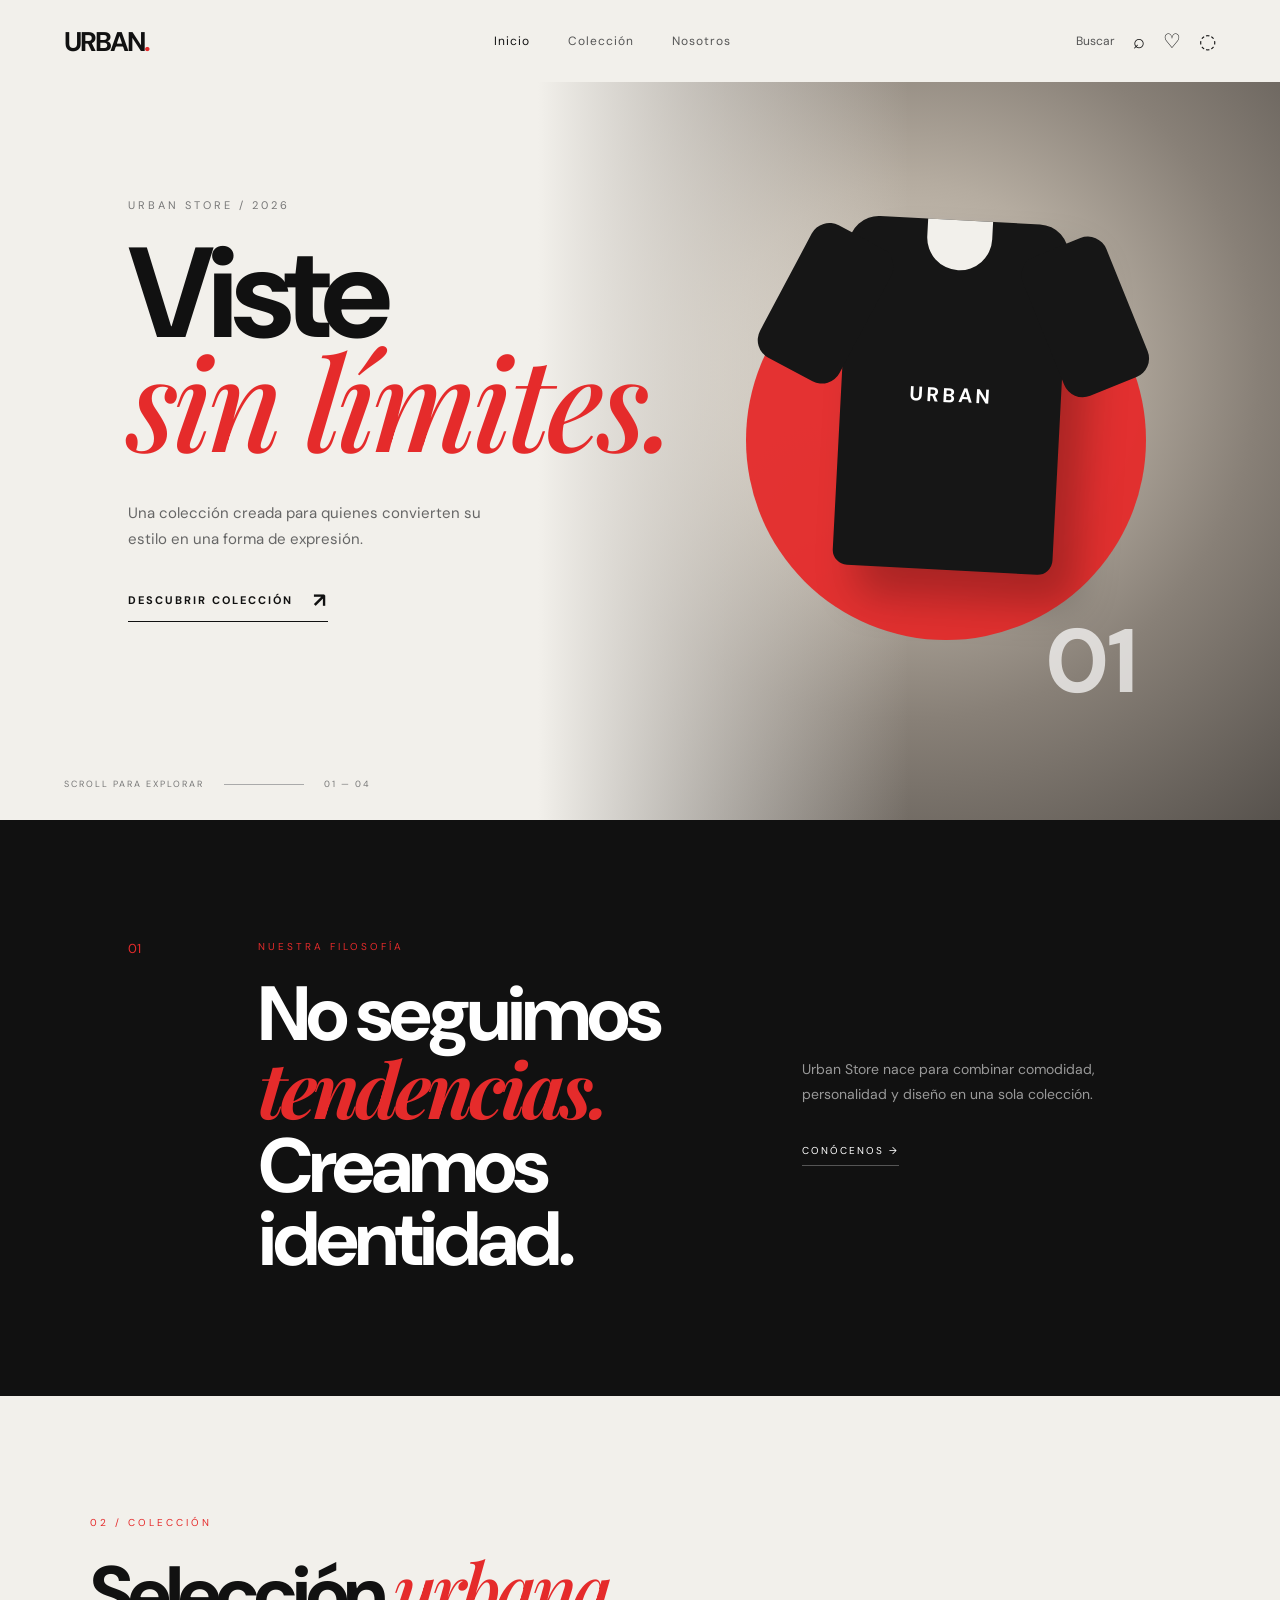
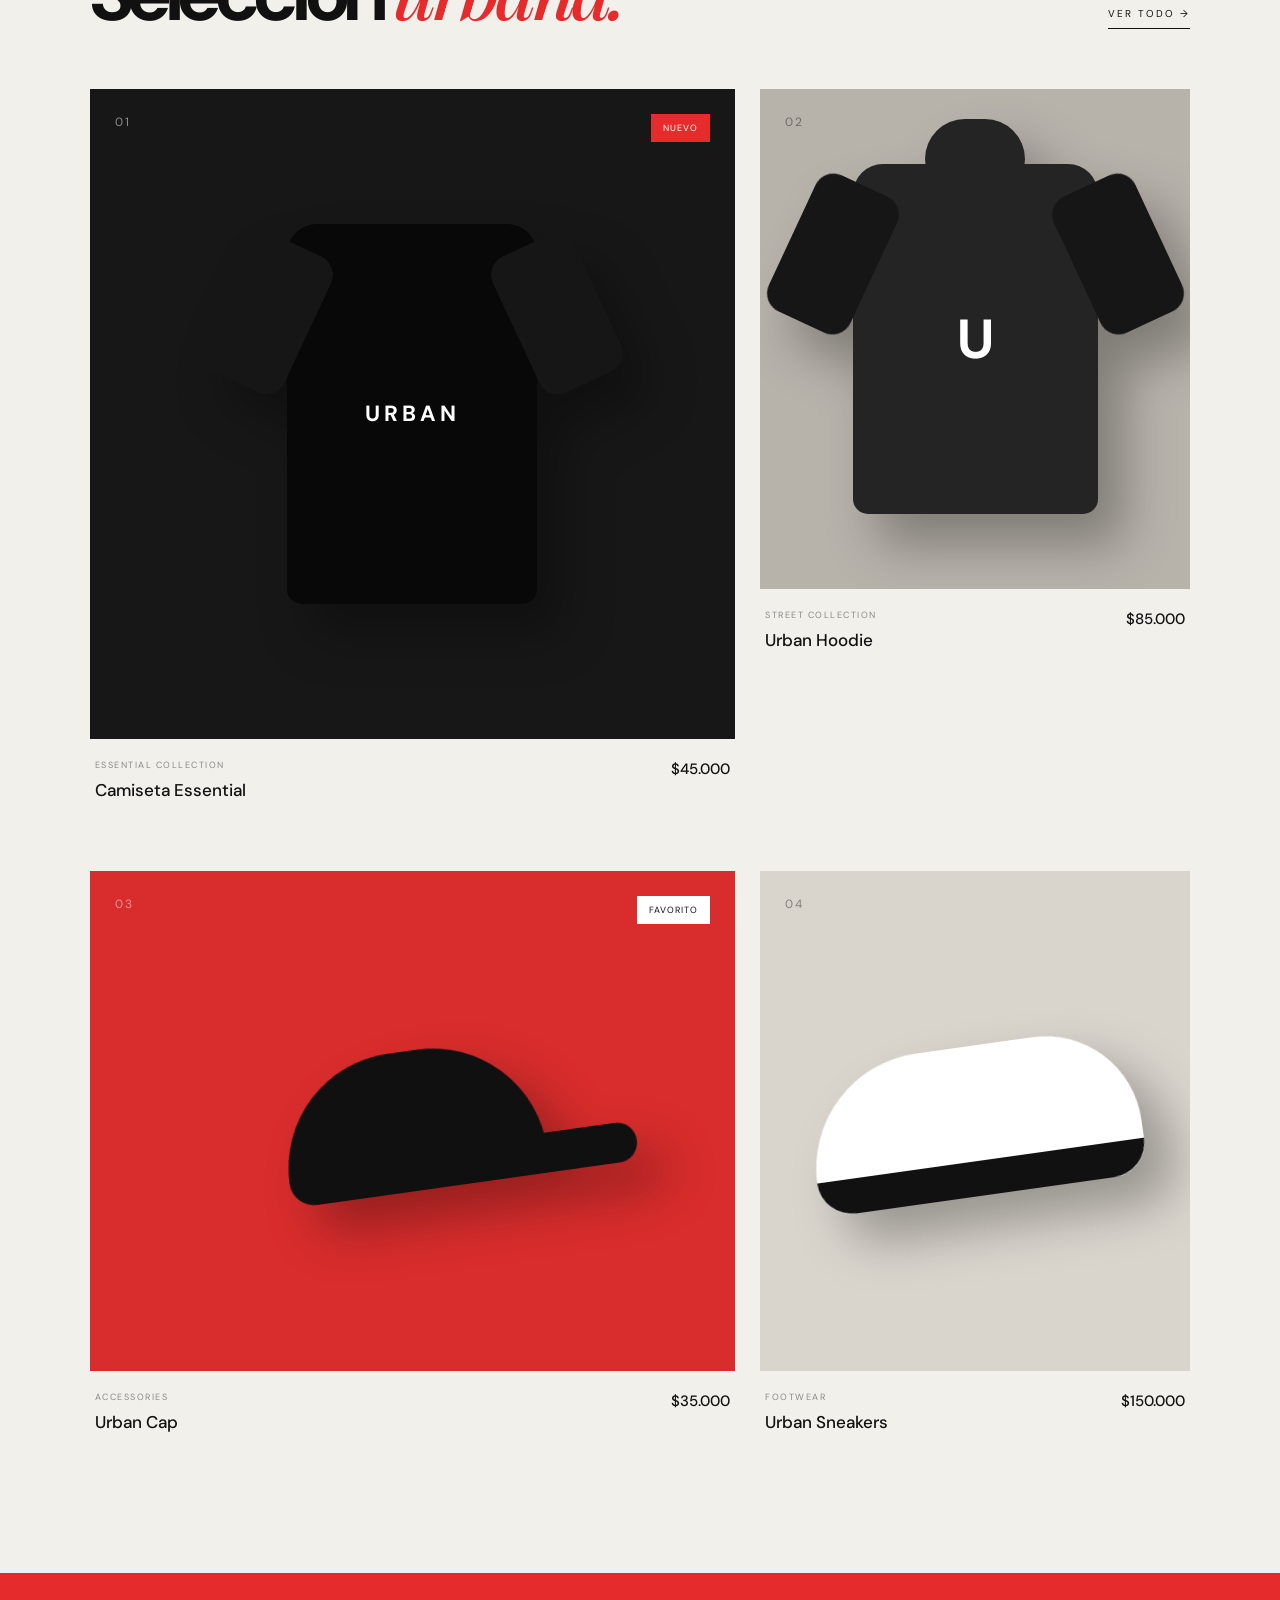
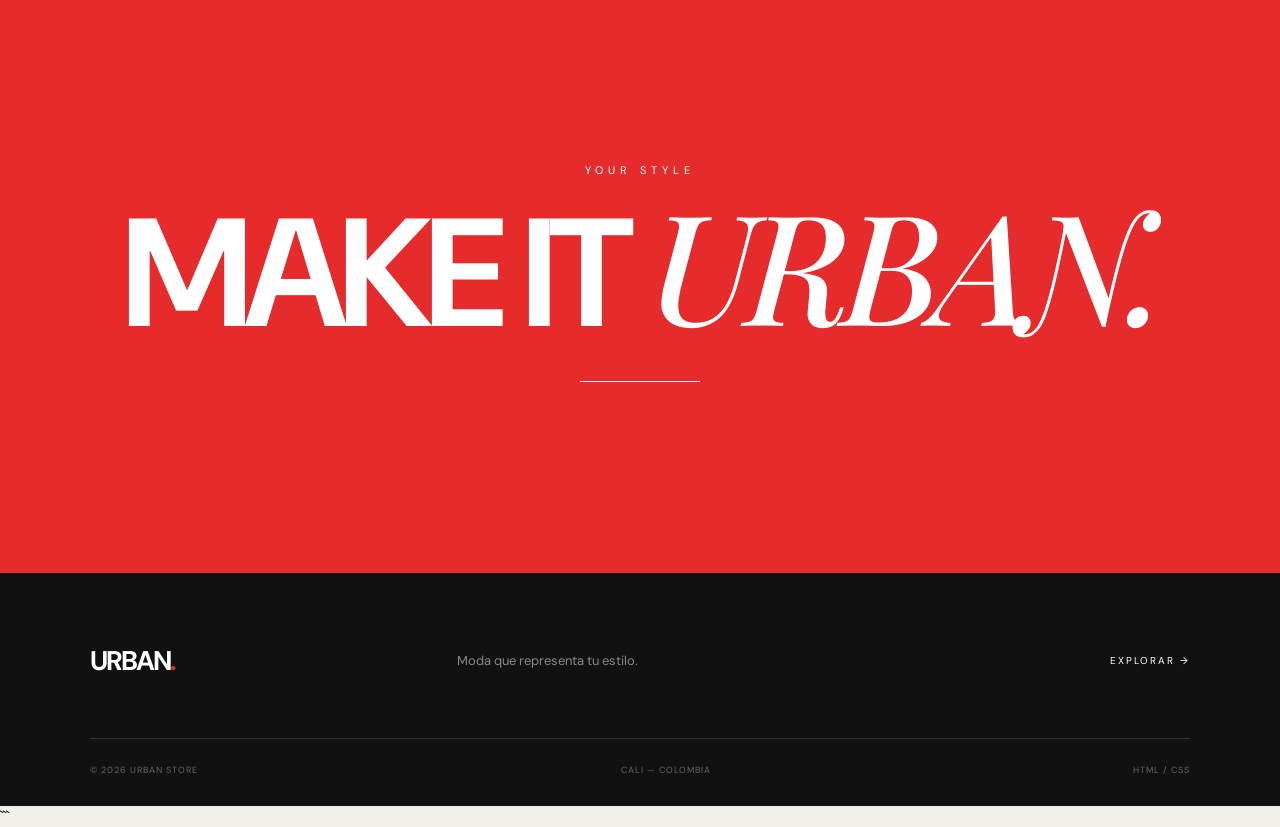
<file: index.html>
<!DOCTYPE html>
<html lang="es">

<head>
    <meta charset="UTF-8">
    <meta name="viewport" content="width=device-width, initial-scale=1.0">

    <title>Urban Store</title>

    <link rel="stylesheet" href="estilo.css">
</head>

<body>

    <!-- NAVBAR -->

    <header class="navbar">

        <a href="index.html" class="logo">
            URBAN<span>.</span>
        </a>

        <nav>
            <a href="index.html" class="activo">Inicio</a>
            <a href="productos.html">Colección</a>
            <a href="nosotros.html">Nosotros</a>
        </nav>

        <div class="nav-derecha">
            <span>Buscar</span>
            <span class="icono">⌕</span>
            <span class="icono">♡</span>
            <span class="icono">◌</span>
        </div>

    </header>


    <!-- HERO -->

    <section class="hero">

        <div class="hero-fondo"></div>

        <div class="hero-texto">

            <p class="mini-titulo">
                URBAN STORE / 2026
            </p>

            <h1>
                Viste
                <br>
                <em>sin límites.</em>
            </h1>

            <p class="descripcion">
                Una colección creada para quienes convierten
                su estilo en una forma de expresión.
            </p>

            <a href="pagina1.html" class="link-coleccion">
                DESCUBRIR COLECCIÓN
                <span>↗</span>
            </a>

        </div>


        <div class="hero-producto">

            <div class="circulo"></div>

            <div class="prenda">
                <div class="cuello"></div>
                <div class="manga izquierda"></div>
                <div class="manga derecha"></div>

                <span>URBAN</span>
            </div>

            <div class="hero-numero">
                01
            </div>

        </div>


        <div class="hero-abajo">

            <span>SCROLL PARA EXPLORAR</span>

            <div class="linea-scroll"></div>

            <span>01 — 04</span>

        </div>

    </section>


    <!-- PRESENTACIÓN -->

    <section class="presentacion">

        <div class="numero-seccion">
            01
        </div>

        <div class="presentacion-texto">

            <p class="etiqueta">
                NUESTRA FILOSOFÍA
            </p>

            <h2>
                No seguimos
                <span>tendencias.</span>
                <br>
                Creamos identidad.
            </h2>

        </div>

        <div class="presentacion-descripcion">

            <p>
                Urban Store nace para combinar comodidad,
                personalidad y diseño en una sola colección.
            </p>

            <a href="pagina2.html">
                CONÓCENOS →
            </a>

        </div>

    </section>


    <!-- COLECCIÓN -->

    <section class="coleccion">

        <div class="encabezado">

            <div>
                <p class="etiqueta">02 / COLECCIÓN</p>

                <h2>
                    Selección
                    <em>urbana.</em>
                </h2>
            </div>

            <a href="pagina1.html">
                VER TODO →
            </a>

        </div>


        <div class="grid-productos">


            <!-- PRODUCTO 1 -->

            <article class="tarjeta tarjeta-grande">

                <div class="visual visual-negro">

                    <span class="numero-producto">01</span>

                    <div class="figura camiseta">
                        <div class="cuello"></div>
                        <div class="manga izquierda"></div>
                        <div class="manga derecha"></div>
                        <span>URBAN</span>
                    </div>

                    <span class="tag">
                        NUEVO
                    </span>

                </div>

                <div class="producto-info">

                    <div>
                        <p>ESSENTIAL COLLECTION</p>
                        <h3>Camiseta Essential</h3>
                    </div>

                    <strong>$45.000</strong>

                </div>

            </article>


            <!-- PRODUCTO 2 -->

            <article class="tarjeta">

                <div class="visual visual-gris">

                    <span class="numero-producto">02</span>

                    <div class="figura hoodie">
                        <div class="capucha"></div>
                        <div class="manga izquierda"></div>
                        <div class="manga derecha"></div>
                        <span>U</span>
                    </div>

                </div>

                <div class="producto-info">

                    <div>
                        <p>STREET COLLECTION</p>
                        <h3>Urban Hoodie</h3>
                    </div>

                    <strong>$85.000</strong>

                </div>

            </article>


            <!-- PRODUCTO 3 -->

            <article class="tarjeta">

                <div class="visual visual-rojo">

                    <span class="numero-producto">03</span>

                    <div class="figura gorra-visual">
                        <div></div>
                    </div>

                    <span class="tag blanco">
                        FAVORITO
                    </span>

                </div>

                <div class="producto-info">

                    <div>
                        <p>ACCESSORIES</p>
                        <h3>Urban Cap</h3>
                    </div>

                    <strong>$35.000</strong>

                </div>

            </article>


            <!-- PRODUCTO 4 -->

            <article class="tarjeta tarjeta-ancha">

                <div class="visual visual-claro">

                    <span class="numero-producto">04</span>

                    <div class="figura tenis-visual">
                        <div></div>
                    </div>

                </div>

                <div class="producto-info">

                    <div>
                        <p>FOOTWEAR</p>
                        <h3>Urban Sneakers</h3>
                    </div>

                    <strong>$150.000</strong>

                </div>

            </article>

        </div>

    </section>


    <!-- FRASE -->

    <section class="frase">

        <p>YOUR STYLE</p>

        <h2>
            MAKE IT
            <span>URBAN.</span>
        </h2>

        <div class="frase-linea"></div>

    </section>


    <!-- FOOTER -->

    <footer>

        <div class="footer-superior">

            <div class="logo">
                URBAN<span>.</span>
            </div>

            <p>
                Moda que representa tu estilo.
            </p>

            <a href="pagina1.html">
                EXPLORAR →
            </a>

        </div>

        <div class="footer-inferior">

            <span>© 2026 URBAN STORE</span>

            <span>CALI — COLOMBIA</span>

            <span>HTML / CSS</span>

        </div>

    </footer>

</body>

</html>
```
</file>
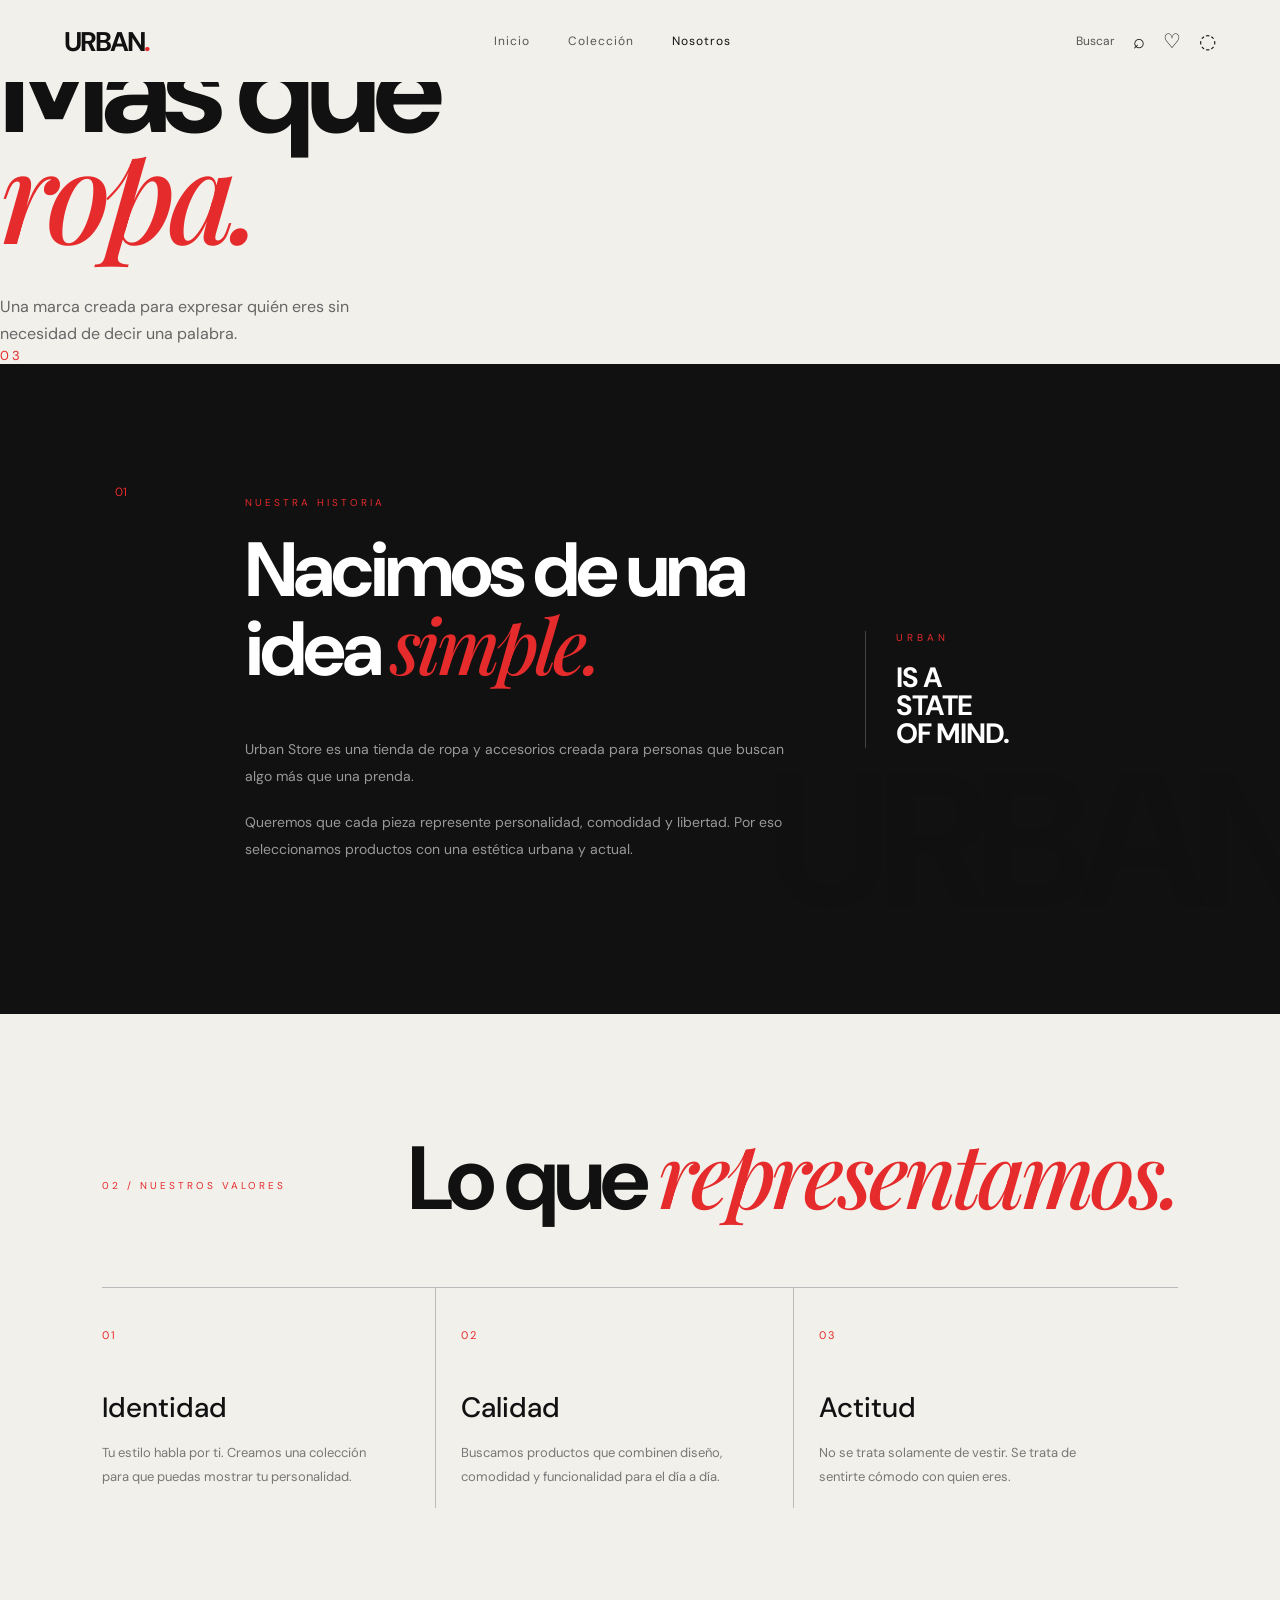
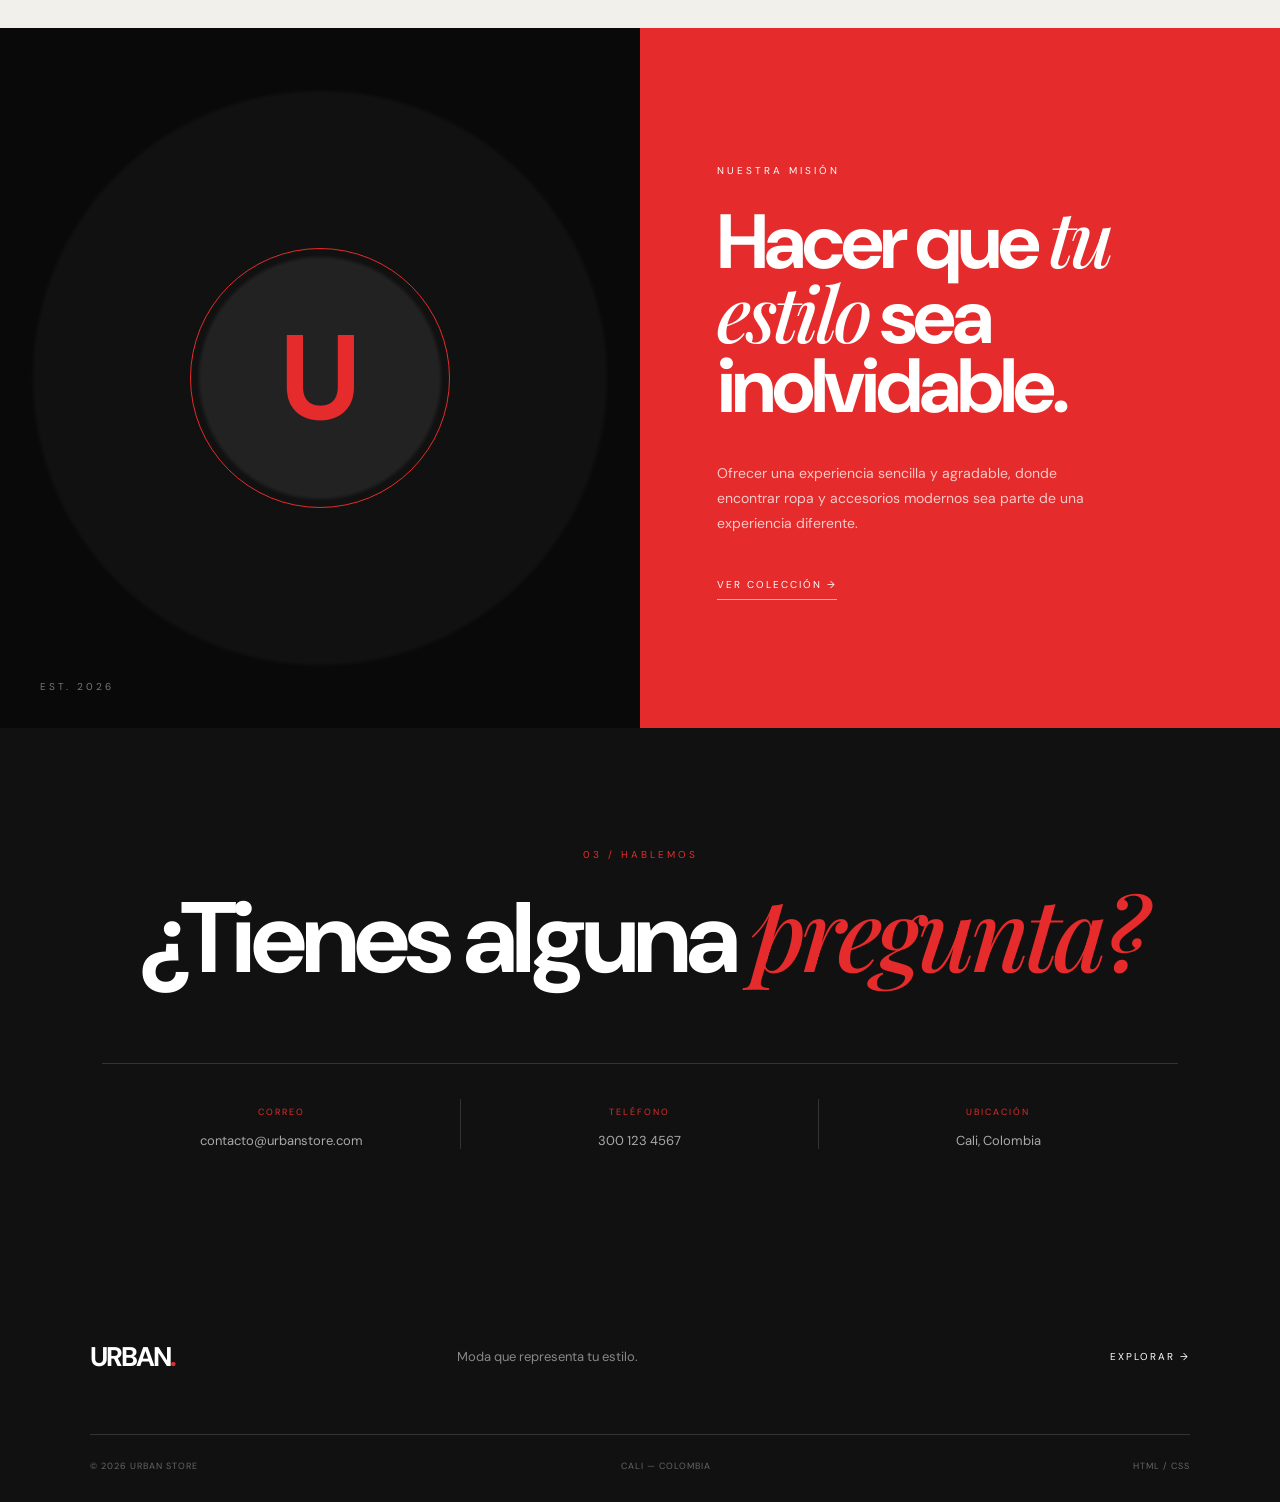
<file: nosotros.html>
<!DOCTYPE html>
<html lang="es">

<head>
    <meta charset="UTF-8">
    <meta name="viewport" content="width=device-width, initial-scale=1.0">

    <title>Nosotros — Urban Store</title>

    <link rel="stylesheet" href="estilo.css">
</head>

<body>

    <!-- NAVEGACIÓN -->

    <header class="navbar">

        <a href="index.html" class="logo">
            URBAN<span>.</span>
        </a>

        <nav>
            <a href="index.html">Inicio</a>
            <a href="productos.html">Colección</a>
            <a href="nosotros.html" class="activo">Nosotros</a>
        </nav>

        <div class="nav-derecha">
            <span>Buscar</span>
            <span class="icono">⌕</span>
            <span class="icono">♡</span>
            <span class="icono">◌</span>
        </div>

    </header>


    <!-- PORTADA NOSOTROS -->

    <section class="nosotros-hero">

        <div class="nosotros-hero-texto">

            <p class="etiqueta">
                URBAN STORE / ABOUT
            </p>

            <h1>
                Más que
                <br>
                <em>ropa.</em>
            </h1>

            <p>
                Una marca creada para expresar quién eres
                sin necesidad de decir una palabra.
            </p>

        </div>

        <div class="nosotros-numero">
            03
        </div>

    </section>


    <!-- HISTORIA -->

    <section class="historia">

        <div class="historia-numero">
            01
        </div>

        <div class="historia-contenido">

            <p class="etiqueta">
                NUESTRA HISTORIA
            </p>

            <h2>
                Nacimos de una idea
                <em>simple.</em>
            </h2>

            <p class="historia-texto">
                Urban Store es una tienda de ropa y accesorios
                creada para personas que buscan algo más que
                una prenda.
            </p>

            <p class="historia-texto">
                Queremos que cada pieza represente personalidad,
                comodidad y libertad. Por eso seleccionamos
                productos con una estética urbana y actual.
            </p>

        </div>

        <div class="historia-frase">
            <span>URBAN</span>
            <strong>IS A<br>STATE<br>OF MIND.</strong>
        </div>

    </section>


    <!-- VALORES -->

    <section class="valores">

        <div class="valores-titulo">

            <p class="etiqueta">
                02 / NUESTROS VALORES
            </p>

            <h2>
                Lo que
                <em>representamos.</em>
            </h2>

        </div>


        <div class="valores-grid">

            <article>

                <span>01</span>

                <h3>Identidad</h3>

                <p>
                    Tu estilo habla por ti.
                    Creamos una colección para
                    que puedas mostrar tu personalidad.
                </p>

            </article>


            <article>

                <span>02</span>

                <h3>Calidad</h3>

                <p>
                    Buscamos productos que combinen
                    diseño, comodidad y funcionalidad
                    para el día a día.
                </p>

            </article>


            <article>

                <span>03</span>

                <h3>Actitud</h3>

                <p>
                    No se trata solamente de vestir.
                    Se trata de sentirte cómodo
                    con quien eres.
                </p>

            </article>

        </div>

    </section>


    <!-- MISIÓN -->

    <section class="mision">

        <div class="mision-imagen">

            <div class="mision-circulo">
                U
            </div>

            <span>
                EST. 2026
            </span>

        </div>


        <div class="mision-texto">

            <p class="etiqueta">
                NUESTRA MISIÓN
            </p>

            <h2>
                Hacer que
                <em>tu estilo</em>
                sea inolvidable.
            </h2>

            <p>
                Ofrecer una experiencia sencilla y agradable,
                donde encontrar ropa y accesorios modernos
                sea parte de una experiencia diferente.
            </p>

            <a href="pagina1.html">
                VER COLECCIÓN →
            </a>

        </div>

    </section>


    <!-- CONTACTO -->

    <section class="contacto">

        <p class="etiqueta">
            03 / HABLEMOS
        </p>

        <h2>
            ¿Tienes alguna
            <em>pregunta?</em>
        </h2>

        <div class="contacto-datos">

            <div>
                <span>CORREO</span>
                <p>contacto@urbanstore.com</p>
            </div>

            <div>
                <span>TELÉFONO</span>
                <p>300 123 4567</p>
            </div>

            <div>
                <span>UBICACIÓN</span>
                <p>Cali, Colombia</p>
            </div>

        </div>

    </section>


    <!-- FOOTER -->

    <footer>

        <div class="footer-superior">

            <div class="logo">
                URBAN<span>.</span>
            </div>

            <p>
                Moda que representa tu estilo.
            </p>

            <a href="pagina1.html">
                EXPLORAR →
            </a>

        </div>

        <div class="footer-inferior">

            <span>© 2026 URBAN STORE</span>

            <span>CALI — COLOMBIA</span>

            <span>HTML / CSS</span>

        </div>

    </footer>

</body>

</html>
</file>
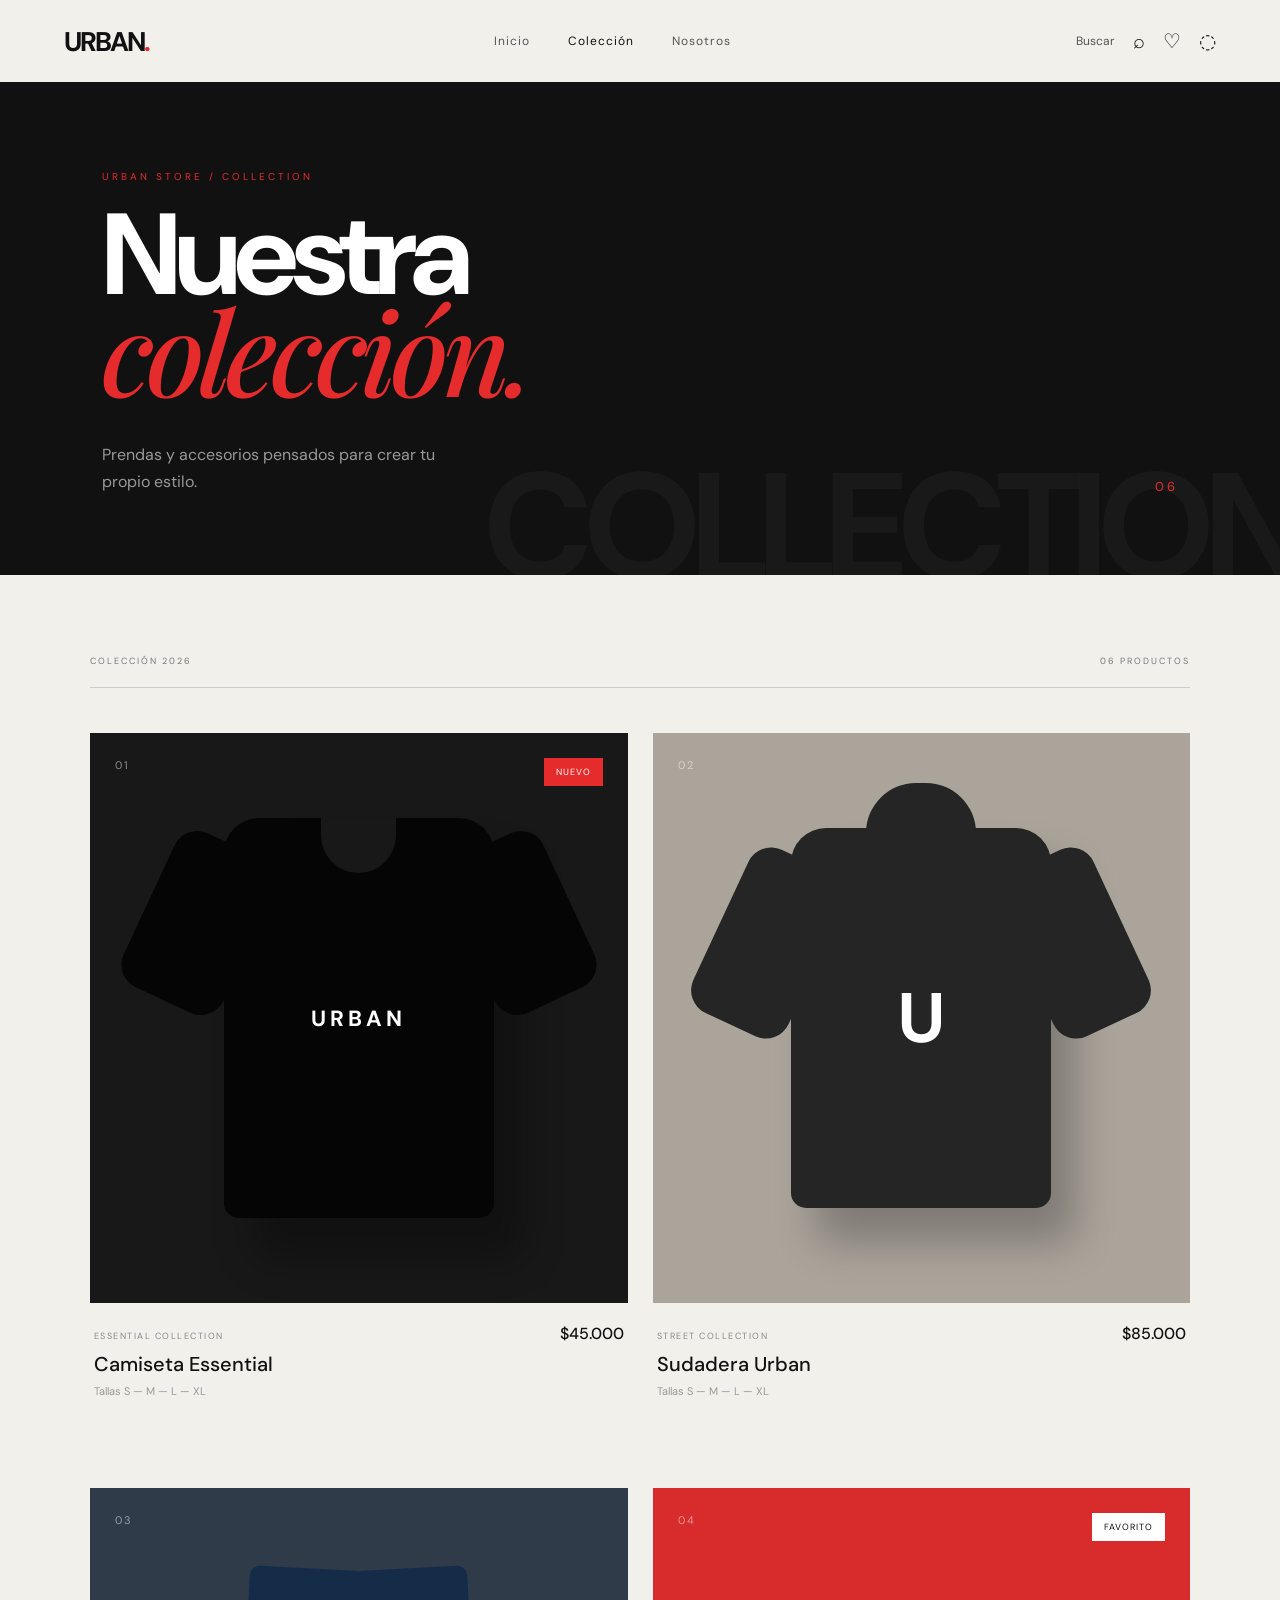
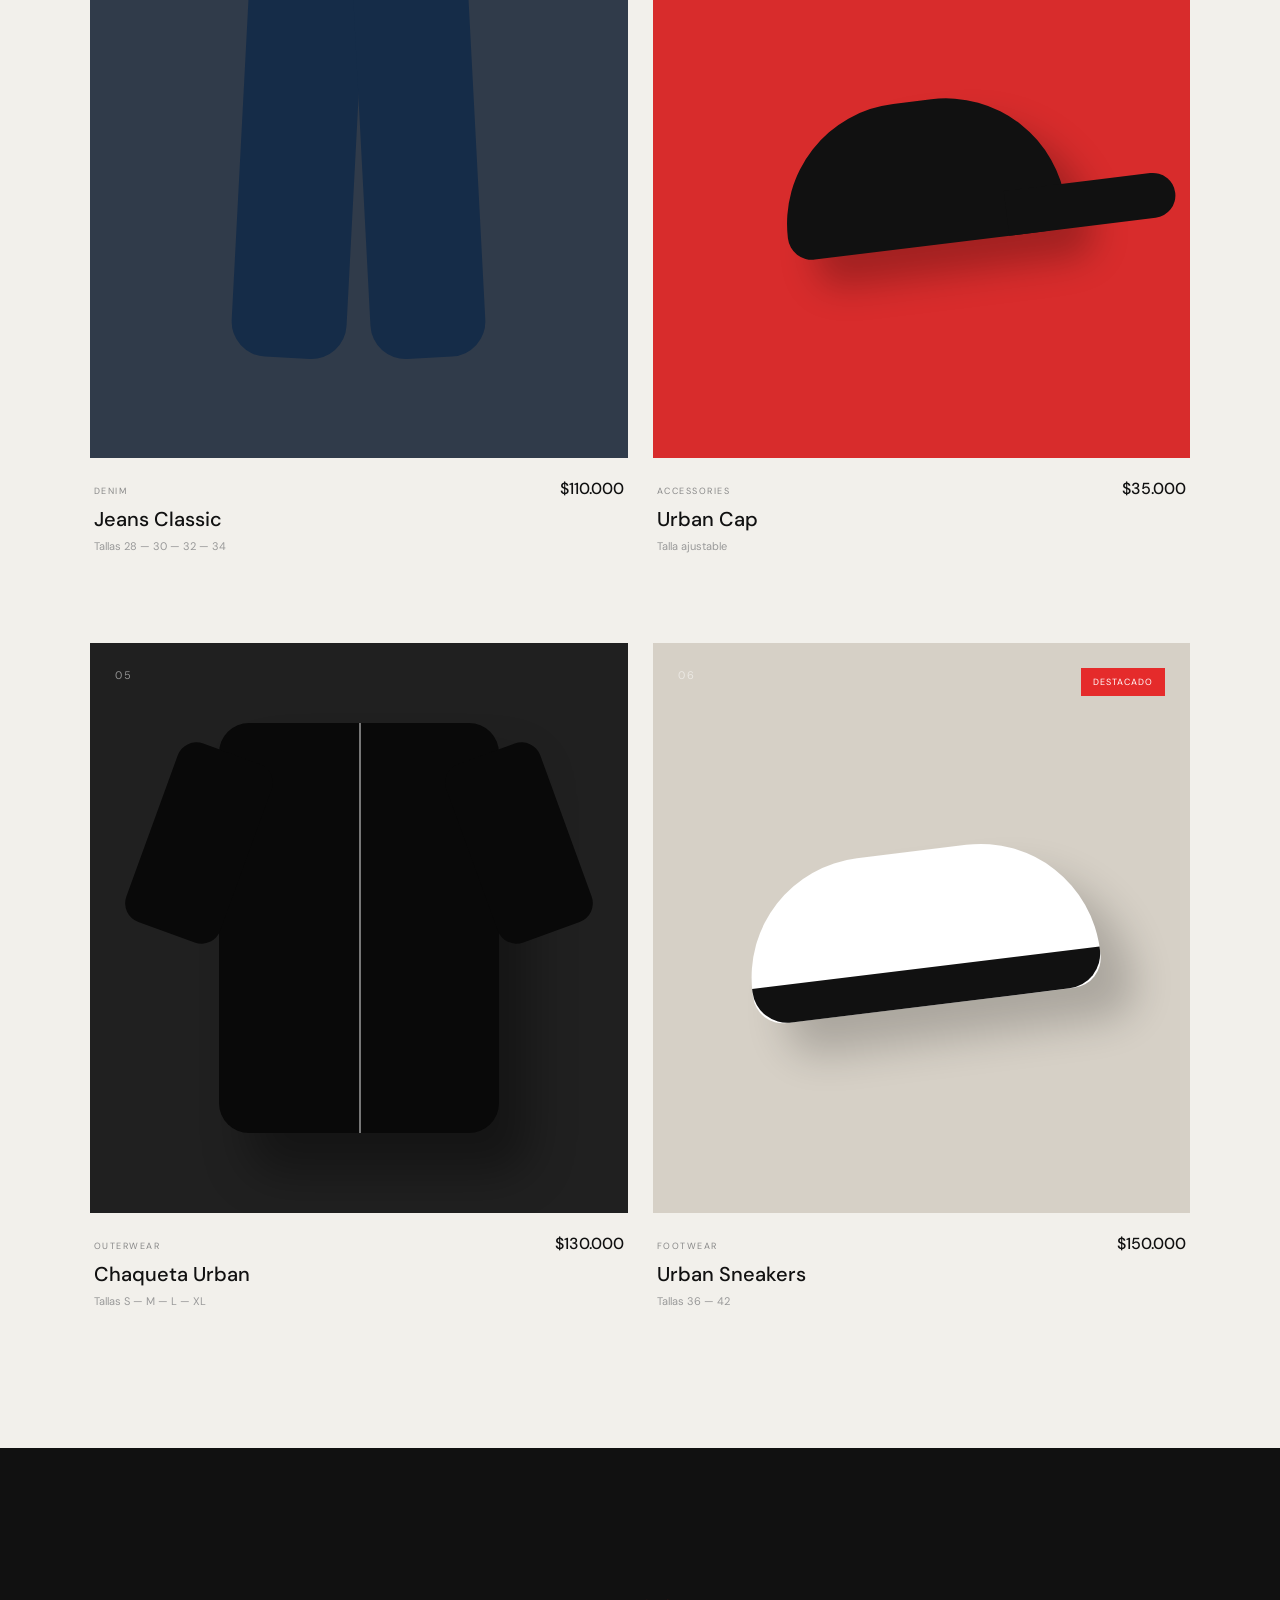
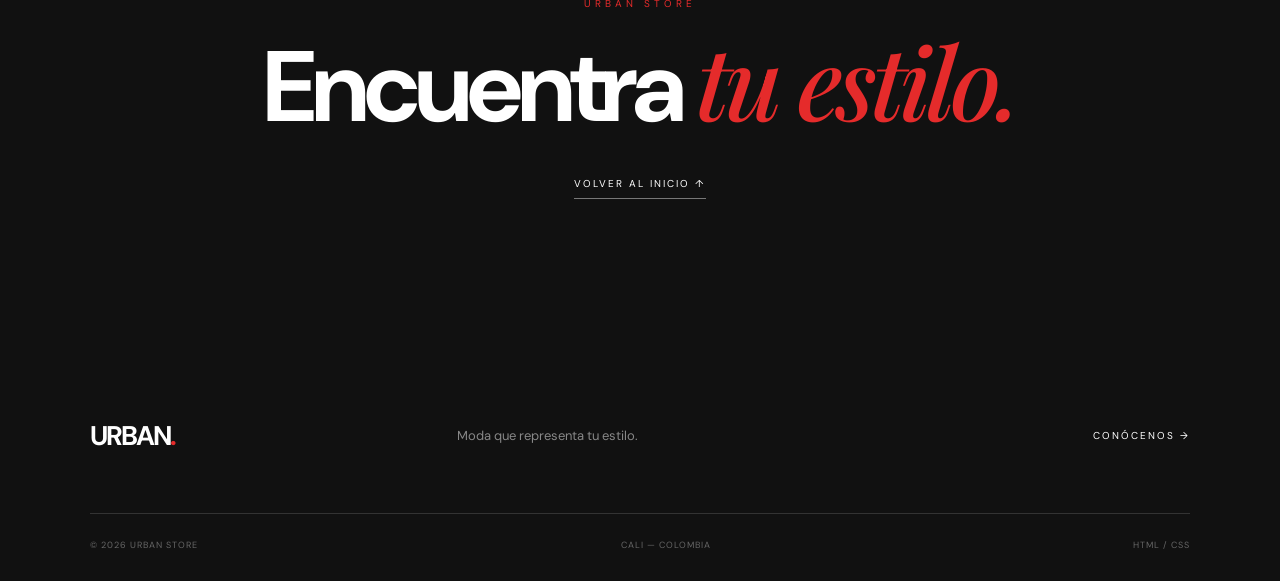
<file: productos.html>
<!DOCTYPE html>
<html lang="es">

<head>
    <meta charset="UTF-8">
    <meta name="viewport" content="width=device-width, initial-scale=1.0">

    <title>Colección — Urban Store</title>

    <link rel="stylesheet" href="estilo.css">
</head>

<body>

    <!-- NAVEGACIÓN -->

    <header class="navbar">

        <a href="index.html" class="logo">
            URBAN<span>.</span>
        </a>

        <nav>
            <a href="index.html">Inicio</a>
            <a href="productos.html" class="activo">Colección</a>
            <a href="nosotros.html">Nosotros</a>
        </nav>

        <div class="nav-derecha">
            <span>Buscar</span>
            <span class="icono">⌕</span>
            <span class="icono">♡</span>
            <span class="icono">◌</span>
        </div>

    </header>


    <!-- ENCABEZADO -->

    <section class="catalogo-hero">

        <div>

            <p class="etiqueta">
                URBAN STORE / COLLECTION
            </p>

            <h1>
                Nuestra
                <br>
                <em>colección.</em>
            </h1>

            <p>
                Prendas y accesorios pensados para crear
                tu propio estilo.
            </p>

        </div>

        <span class="catalogo-numero">
            06
        </span>

    </section>


    <!-- PRODUCTOS -->

    <main class="catalogo">

        <div class="catalogo-barra">

            <span>COLECCIÓN 2026</span>

            <span>06 PRODUCTOS</span>

        </div>


        <div class="catalogo-grid">


            <!-- CAMISETA -->

            <article class="producto-catalogo">

                <div class="producto-visual camiseta-cat">

                    <span class="producto-numero">01</span>

                    <span class="producto-tag">
                        NUEVO
                    </span>

                    <div class="figura-camiseta">
                        <div></div>
                        <span>URBAN</span>
                    </div>

                </div>

                <div class="producto-datos">

                    <div>
                        <small>ESSENTIAL COLLECTION</small>
                        <h2>Camiseta Essential</h2>
                        <p>Tallas S — M — L — XL</p>
                    </div>

                    <strong>$45.000</strong>

                </div>

            </article>


            <!-- SUDADERA -->

            <article class="producto-catalogo">

                <div class="producto-visual hoodie-cat">

                    <span class="producto-numero">02</span>

                    <div class="figura-hoodie">
                        <div class="capucha-cat"></div>
                        <span>U</span>
                    </div>

                </div>

                <div class="producto-datos">

                    <div>
                        <small>STREET COLLECTION</small>
                        <h2>Sudadera Urban</h2>
                        <p>Tallas S — M — L — XL</p>
                    </div>

                    <strong>$85.000</strong>

                </div>

            </article>


            <!-- JEANS -->

            <article class="producto-catalogo">

                <div class="producto-visual jeans-cat">

                    <span class="producto-numero">03</span>

                    <div class="figura-jeans">
                        <div></div>
                        <div></div>
                    </div>

                </div>

                <div class="producto-datos">

                    <div>
                        <small>DENIM</small>
                        <h2>Jeans Classic</h2>
                        <p>Tallas 28 — 30 — 32 — 34</p>
                    </div>

                    <strong>$110.000</strong>

                </div>

            </article>


            <!-- GORRA -->

            <article class="producto-catalogo">

                <div class="producto-visual gorra-cat">

                    <span class="producto-numero">04</span>

                    <span class="producto-tag blanco-tag">
                        FAVORITO
                    </span>

                    <div class="figura-gorra">
                        <div></div>
                    </div>

                </div>

                <div class="producto-datos">

                    <div>
                        <small>ACCESSORIES</small>
                        <h2>Urban Cap</h2>
                        <p>Talla ajustable</p>
                    </div>

                    <strong>$35.000</strong>

                </div>

            </article>


            <!-- CHAQUETA -->

            <article class="producto-catalogo">

                <div class="producto-visual chaqueta-cat">

                    <span class="producto-numero">05</span>

                    <div class="figura-chaqueta">
                        <div class="cremallera"></div>
                    </div>

                </div>

                <div class="producto-datos">

                    <div>
                        <small>OUTERWEAR</small>
                        <h2>Chaqueta Urban</h2>
                        <p>Tallas S — M — L — XL</p>
                    </div>

                    <strong>$130.000</strong>

                </div>

            </article>


            <!-- TENIS -->

            <article class="producto-catalogo">

                <div class="producto-visual tenis-cat">

                    <span class="producto-numero">06</span>

                    <span class="producto-tag">
                        DESTACADO
                    </span>

                    <div class="figura-tenis">
                        <div></div>
                    </div>

                </div>

                <div class="producto-datos">

                    <div>
                        <small>FOOTWEAR</small>
                        <h2>Urban Sneakers</h2>
                        <p>Tallas 36 — 42</p>
                    </div>

                    <strong>$150.000</strong>

                </div>

            </article>

        </div>

    </main>


    <!-- CTA -->

    <section class="catalogo-final">

        <p>URBAN STORE</p>

        <h2>
            Encuentra
            <em>tu estilo.</em>
        </h2>

        <a href="index.html">
            VOLVER AL INICIO ↑
        </a>

    </section>


    <!-- FOOTER -->

    <footer>

        <div class="footer-superior">

            <div class="logo">
                URBAN<span>.</span>
            </div>

            <p>
                Moda que representa tu estilo.
            </p>

            <a href="nosotros.html">
                CONÓCENOS →
            </a>

        </div>

        <div class="footer-inferior">

            <span>© 2026 URBAN STORE</span>
            <span>CALI — COLOMBIA</span>
            <span>HTML / CSS</span>

        </div>

    </footer>

</body>

</html>
</file>
<file: estilo.css>
/* ==========================================
   URBAN STORE
   FASHION DESIGN
========================================== */

@import url('https://fonts.googleapis.com/css2?family=DM+Sans:wght@400;500;700&family=Playfair+Display:ital,wght@0,500;0,600;1,500;1,600&display=swap');


* {
    margin: 0;
    padding: 0;
    box-sizing: border-box;
}


html {
    scroll-behavior: smooth;
}


body {
    background: #f2f0eb;
    color: #111111;

    font-family: 'DM Sans', Arial, sans-serif;
}


/* ==========================================
   NAVBAR
========================================== */

.navbar {
    height: 82px;

    padding: 0 5%;

    display: flex;
    align-items: center;
    justify-content: space-between;

    background: #f2f0eb;

    position: absolute;

    width: 100%;

    z-index: 20;
}


.logo {
    color: #111111;

    text-decoration: none;

    font-size: 27px;

    font-weight: 700;

    letter-spacing: -2px;
}


.logo span {
    color: #e52b2b;
}


.navbar nav {
    display: flex;

    gap: 38px;
}


.navbar nav a {
    color: #555555;

    text-decoration: none;

    font-size: 12px;

    letter-spacing: 1px;

    transition: 0.3s;
}


.navbar nav a:hover,
.navbar nav .activo {
    color: #111111;
}


.nav-derecha {
    display: flex;

    align-items: center;

    gap: 18px;

    color: #555555;

    font-size: 12px;
}


.icono {
    font-size: 20px;

    color: #111111;
}


/* ==========================================
   HERO
========================================== */

.hero {
    min-height: 820px;

    position: relative;

    overflow: hidden;

    display: flex;

    align-items: center;
}


.hero-fondo {
    position: absolute;

    right: 0;
    top: 0;

    width: 58%;
    height: 100%;

    background:
        radial-gradient(
            circle at 50% 45%,
            #d8d0c4 0%,
            #b5aca0 32%,
            #888077 60%,
            #57524d 100%
        );
}


.hero-fondo::after {
    content: "";

    position: absolute;

    inset: 0;

    background:
        linear-gradient(
            90deg,
            #f2f0eb 0%,
            rgba(242,240,235,0.7) 15%,
            transparent 50%
        );
}


.hero-texto {
    position: relative;

    z-index: 5;

    margin-left: 10%;

    max-width: 650px;
}


.mini-titulo {
    font-size: 11px;

    letter-spacing: 3px;

    color: #777;

    margin-bottom: 30px;
}


.hero h1 {
    font-size: clamp(75px, 10vw, 145px);

    line-height: 0.82;

    letter-spacing: -7px;

    font-weight: 700;
}


.hero h1 em {
    font-family: 'Playfair Display', serif;

    font-weight: 500;

    color: #e52b2b;

    letter-spacing: -5px;
}


.descripcion {
    max-width: 390px;

    color: #666;

    font-size: 15px;

    line-height: 1.7;

    margin-top: 40px;

    margin-bottom: 35px;
}


.link-coleccion {
    display: inline-flex;

    align-items: center;

    gap: 20px;

    color: #111;

    text-decoration: none;

    font-size: 11px;

    font-weight: 700;

    letter-spacing: 2px;

    border-bottom: 1px solid #111;

    padding-bottom: 8px;

    transition: 0.3s;
}


.link-coleccion span {
    font-size: 20px;
}


.link-coleccion:hover {
    gap: 30px;

    color: #e52b2b;

    border-color: #e52b2b;
}


/* ==========================================
   PRODUCTO HERO
========================================== */

.hero-producto {
    position: absolute;

    right: 12%;

    bottom: 100px;

    width: 360px;

    height: 550px;

    z-index: 4;
}


.circulo {
    width: 400px;
    height: 400px;

    border-radius: 50%;

    background: #e52b2b;

    position: absolute;

    top: 70px;
    left: -20px;

    opacity: 0.95;
}


.prenda {
    position: absolute;

    left: 75px;
    top: 50px;

    width: 220px;
    height: 350px;

    background: #161616;

    border-radius: 30px 30px 15px 15px;

    transform: rotate(3deg);

    box-shadow: 25px 30px 40px rgba(0,0,0,0.25);

    display: flex;

    justify-content: center;

    align-items: center;
}


.prenda span {
    color: white;

    font-size: 20px;

    font-weight: 700;

    letter-spacing: 3px;
}


.cuello {
    position: absolute;

    top: 0;
    left: 78px;

    width: 65px;
    height: 50px;

    background: #f2f0eb;

    border-radius: 0 0 40px 40px;
}


.manga {
    position: absolute;

    width: 90px;
    height: 150px;

    background: #161616;

    top: 15px;
}


.manga.izquierda {
    left: -65px;

    transform: rotate(25deg);

    border-radius: 20px;
}


.manga.derecha {
    right: -65px;

    transform: rotate(-25deg);

    border-radius: 20px;
}


.hero-numero {
    position: absolute;

    right: -10px;
    bottom: 0;

    font-size: 90px;

    font-weight: 700;

    color: rgba(255,255,255,0.7);
}


.hero-abajo {
    position: absolute;

    bottom: 30px;

    left: 5%;

    right: 5%;

    display: flex;

    align-items: center;

    gap: 20px;

    font-size: 9px;

    letter-spacing: 2px;

    color: #777;

    z-index: 5;
}


.linea-scroll {
    height: 1px;

    background: #aaa;

    width: 80px;
}


/* ==========================================
   PRESENTACIÓN
========================================== */

.presentacion {
    min-height: 520px;

    padding: 120px 10%;

    display: grid;

    grid-template-columns: 80px 1fr 350px;

    gap: 50px;

    align-items: center;

    background: #111111;

    color: white;
}


.numero-seccion {
    color: #e52b2b;

    font-size: 13px;

    align-self: start;
}


.etiqueta {
    color: #e52b2b;

    font-size: 10px;

    letter-spacing: 3px;

    margin-bottom: 25px;
}


.presentacion h2 {
    font-size: clamp(45px, 6vw, 80px);

    line-height: 0.95;

    letter-spacing: -4px;
}


.presentacion h2 span {
    font-family: 'Playfair Display', serif;

    font-style: italic;

    color: #e52b2b;
}


.presentacion-descripcion p {
    color: #999;

    font-size: 14px;

    line-height: 1.8;

    margin-bottom: 30px;
}


.presentacion-descripcion a {
    color: white;

    text-decoration: none;

    font-size: 10px;

    letter-spacing: 2px;

    border-bottom: 1px solid #555;

    padding-bottom: 8px;
}


/* ==========================================
   COLECCIÓN
========================================== */

.coleccion {
    padding: 120px 7%;

    background: #f2f0eb;
}


.encabezado {
    display: flex;

    justify-content: space-between;

    align-items: end;

    margin-bottom: 60px;
}


.encabezado h2 {
    font-size: clamp(50px, 6vw, 85px);

    line-height: 0.9;

    letter-spacing: -5px;
}


.encabezado h2 em {
    font-family: 'Playfair Display', serif;

    color: #e52b2b;

    font-weight: 500;
}


.encabezado > a {
    color: #111;

    text-decoration: none;

    font-size: 10px;

    letter-spacing: 2px;

    border-bottom: 1px solid #111;

    padding-bottom: 8px;
}


/* ==========================================
   GRID PRODUCTOS
========================================== */

.grid-productos {
    display: grid;

    grid-template-columns: 1.2fr 0.8fr;

    gap: 50px 25px;
}


.tarjeta {
    cursor: pointer;
}


.visual {
    height: 500px;

    position: relative;

    overflow: hidden;

    display: flex;

    align-items: center;

    justify-content: center;

    transition: 0.5s;
}


.tarjeta-grande .visual {
    height: 650px;
}


.tarjeta:hover .visual {
    transform: translateY(-8px);
}


.visual-negro {
    background: #171717;
}


.visual-gris {
    background: #b7b2aa;
}


.visual-rojo {
    background: #d92c2c;
}


.visual-claro {
    background: #d9d4cc;
}


.numero-producto {
    position: absolute;

    top: 25px;
    left: 25px;

    color: rgba(255,255,255,0.5);

    font-size: 12px;

    letter-spacing: 2px;
}


.visual-claro .numero-producto,
.visual-gris .numero-producto {
    color: rgba(0,0,0,0.4);
}


.tag {
    position: absolute;

    right: 25px;
    top: 25px;

    color: white;

    background: #e52b2b;

    padding: 8px 12px;

    font-size: 9px;

    letter-spacing: 1px;
}


.tag.blanco {
    background: white;

    color: #111;
}


/* ==========================================
   FIGURAS DE PRODUCTOS
========================================== */

.figura {
    position: relative;

    transition: 0.6s;

    filter: drop-shadow(25px 30px 25px rgba(0,0,0,0.3));
}


.tarjeta:hover .figura {
    transform: scale(1.07) rotate(-2deg);
}


.figura.camiseta {
    width: 250px;
    height: 380px;

    background: #080808;

    border-radius: 30px 30px 15px 15px;

    display: flex;

    align-items: center;

    justify-content: center;
}


.figura.camiseta span {
    color: white;

    font-size: 22px;

    letter-spacing: 4px;

    font-weight: 700;
}


.figura .cuello {
    left: 92px;

    width: 65px;

    background: inherit;
}


.figura.hoodie {
    width: 245px;
    height: 350px;

    background: #242424;

    border-radius: 30px 30px 15px 15px;

    display: flex;

    align-items: center;

    justify-content: center;
}


.figura.hoodie span {
    color: white;

    font-size: 55px;

    font-weight: 700;
}


.capucha {
    position: absolute;

    width: 100px;
    height: 80px;

    top: -45px;

    border-radius: 50px;

    background: #242424;
}


.gorra-visual {
    width: 260px;
    height: 140px;

    border-radius: 140px 140px 30px 30px;

    background: #101010;

    transform: rotate(-8deg);
}


.gorra-visual div {
    position: absolute;

    width: 150px;
    height: 40px;

    right: -90px;
    bottom: 0;

    background: #101010;

    border-radius: 0 40px 40px 0;
}


.tenis-visual {
    width: 330px;
    height: 150px;

    border-radius: 120px 100px 35px 35px;

    background: white;

    transform: rotate(-8deg);
}


.tenis-visual div {
    position: absolute;

    bottom: 0;

    left: 0;

    width: 100%;

    height: 35px;

    background: #111;

    border-radius: 0 0 35px 35px;
}


/* ==========================================
   INFO PRODUCTOS
========================================== */

.producto-info {
    display: flex;

    justify-content: space-between;

    align-items: start;

    padding: 20px 5px;
}


.producto-info p {
    color: #888;

    font-size: 9px;

    letter-spacing: 1.5px;

    margin-bottom: 8px;
}


.producto-info h3 {
    font-size: 17px;

    font-weight: 500;
}


.producto-info strong {
    font-size: 15px;

    font-weight: 500;
}


/* ==========================================
   FRASE
========================================== */

.frase {
    min-height: 600px;

    background: #e52b2b;

    color: white;

    display: flex;

    flex-direction: column;

    justify-content: center;

    align-items: center;

    text-align: center;

    overflow: hidden;
}


.frase p {
    font-size: 11px;

    letter-spacing: 5px;

    margin-bottom: 25px;
}


.frase h2 {
    font-size: clamp(70px, 12vw, 180px);

    line-height: 0.8;

    letter-spacing: -8px;
}


.frase h2 span {
    font-family: 'Playfair Display', serif;

    font-style: italic;

    font-weight: 500;
}


.frase-linea {
    width: 120px;

    height: 1px;

    background: white;

    margin-top: 45px;
}


/* ==========================================
   FOOTER
========================================== */

footer {
    background: #111;

    color: white;

    padding: 70px 7% 30px;
}


.footer-superior {
    display: grid;

    grid-template-columns: 1fr 1fr 1fr;

    align-items: center;

    padding-bottom: 60px;

    border-bottom: 1px solid #333;
}


.footer-superior .logo {
    color: white;
}


.footer-superior p {
    color: #888;

    font-size: 13px;
}


.footer-superior a {
    justify-self: end;

    color: white;

    text-decoration: none;

    font-size: 10px;

    letter-spacing: 2px;
}


.footer-inferior {
    display: flex;

    justify-content: space-between;

    padding-top: 25px;

    color: #666;

    font-size: 9px;

    letter-spacing: 1px;
}


/* ==========================================
   RESPONSIVE
========================================== */

@media (max-width: 1000px) {

    .nav-derecha span:first-child {
        display: none;
    }


    .hero {
        min-height: 750px;
    }


    .hero-producto {
        right: 4%;

        opacity: 0.5;
    }


    .presentacion {
        grid-template-columns: 50px 1fr;
    }


    .presentacion-descripcion {
        grid-column: 2;
    }


    .grid-productos {
        grid-template-columns: 1fr 1fr;
    }
}


@media (max-width: 650px) {

    .navbar {
        height: 70px;

        padding: 0 5%;
    }


    .navbar nav {
        display: none;
    }


    .hero {
        min-height: 720px;
    }


    .hero-fondo {
        width: 100%;
    }


    .hero-texto {
        margin-left: 7%;

        margin-right: 7%;

        align-self: start;

        margin-top: 170px;
    }


    .hero h1 {
        font-size: 70px;

        letter-spacing: -5px;
    }


    .hero-producto {
        right: 5%;

        bottom: 50px;

        transform: scale(0.7);

        opacity: 0.85;
    }


    .hero-abajo {
        display: none;
    }


    .presentacion {
        display: block;

        padding: 90px 7%;
    }


    .numero-seccion {
        margin-bottom: 40px;
    }


    .presentacion-descripcion {
        margin-top: 45px;
    }


    .coleccion {
        padding: 80px 6%;
    }


    .encabezado {
        display: block;
    }


    .encabezado > a {
        display: inline-block;

        margin-top: 25px;
    }


    .grid-productos {
        grid-template-columns: 1fr;

        gap: 40px;
    }


    .tarjeta-grande .visual,
    .visual {
        height: 450px;
    }


    .frase {
        min-height: 450px;
    }


    .frase h2 {
        font-size: 70px;

        letter-spacing: -5px;
    }


    .footer-superior {
        display: block;
    }


    .footer-superior p {
        margin: 25px 0;
    }


    .footer-inferior {
        flex-direction: column;

        gap: 12px;
    }
}

/* ==========================================
   PÁGINA COLECCIÓN
========================================== */

.catalogo-hero {
    min-height: 570px;

    padding: 170px 8% 80px;

    background: #111;

    color: white;

    display: flex;

    align-items: end;

    justify-content: space-between;

    position: relative;

    overflow: hidden;
}

.catalogo-hero::after {
    content: "COLLECTION";

    position: absolute;

    right: -20px;
    bottom: -50px;

    font-size: 150px;

    font-weight: 700;

    color: rgba(255,255,255,0.035);

    letter-spacing: -8px;
}

.catalogo-hero .etiqueta {
    margin-bottom: 25px;
}

.catalogo-hero h1 {
    font-size: clamp(65px, 9vw, 125px);

    line-height: 0.82;

    letter-spacing: -6px;
}

.catalogo-hero h1 em {
    font-family: 'Playfair Display', serif;

    color: #e52b2b;

    font-weight: 500;
}

.catalogo-hero > div {
    position: relative;

    z-index: 2;
}

.catalogo-hero > div > p:last-child {
    color: #999;

    max-width: 380px;

    line-height: 1.7;

    margin-top: 35px;
}

.catalogo-numero {
    position: relative;

    z-index: 2;

    color: #e52b2b;

    font-size: 13px;

    letter-spacing: 3px;
}


/* BARRA */

.catalogo {
    padding: 80px 7% 120px;

    background: #f2f0eb;
}

.catalogo-barra {
    display: flex;

    justify-content: space-between;

    color: #777;

    font-size: 9px;

    letter-spacing: 2px;

    border-bottom: 1px solid #ccc;

    padding-bottom: 20px;

    margin-bottom: 45px;
}


/* GRID */

.catalogo-grid {
    display: grid;

    grid-template-columns: repeat(2, 1fr);

    gap: 70px 25px;
}


.producto-catalogo {
    cursor: pointer;
}


.producto-visual {
    height: 570px;

    position: relative;

    overflow: hidden;

    display: flex;

    align-items: center;

    justify-content: center;

    transition: 0.5s;
}


.producto-catalogo:hover .producto-visual {
    transform: translateY(-7px);
}


.producto-numero {
    position: absolute;

    top: 25px;
    left: 25px;

    font-size: 11px;

    color: rgba(255,255,255,0.5);

    letter-spacing: 2px;

    z-index: 2;
}


.producto-tag {
    position: absolute;

    top: 25px;
    right: 25px;

    background: #e52b2b;

    color: white;

    padding: 8px 12px;

    font-size: 9px;

    letter-spacing: 1px;

    z-index: 3;
}


.blanco-tag {
    background: white;

    color: #111;
}


/* FONDOS */

.camiseta-cat {
    background: #181818;
}

.hoodie-cat {
    background: #aaa49b;
}

.jeans-cat {
    background: #303b4a;
}

.gorra-cat {
    background: #d82c2c;
}

.chaqueta-cat {
    background: #202020;
}

.tenis-cat {
    background: #d6d0c6;
}


/* FIGURA CAMISETA */

.figura-camiseta {
    width: 270px;
    height: 400px;

    background: #050505;

    border-radius: 35px 35px 15px 15px;

    display: flex;

    justify-content: center;

    align-items: center;

    position: relative;

    box-shadow: 30px 40px 40px rgba(0,0,0,0.3);

    transition: 0.6s;
}

.producto-catalogo:hover .figura-camiseta {
    transform: rotate(-4deg) scale(1.05);
}

.figura-camiseta::before,
.figura-camiseta::after {
    content: "";

    position: absolute;

    top: 20px;

    width: 110px;
    height: 170px;

    background: #050505;

    border-radius: 25px;
}

.figura-camiseta::before {
    left: -80px;

    transform: rotate(25deg);
}

.figura-camiseta::after {
    right: -80px;

    transform: rotate(-25deg);
}

.figura-camiseta div {
    position: absolute;

    top: 0;

    width: 75px;
    height: 55px;

    background: #181818;

    border-radius: 0 0 50px 50px;
}

.figura-camiseta span {
    color: white;

    font-size: 22px;

    font-weight: 700;

    letter-spacing: 4px;
}


/* HOODIE */

.figura-hoodie {
    width: 260px;
    height: 380px;

    background: #252525;

    border-radius: 35px 35px 15px 15px;

    position: relative;

    display: flex;

    justify-content: center;

    align-items: center;

    box-shadow: 25px 35px 40px rgba(0,0,0,0.25);

    transition: 0.6s;
}

.producto-catalogo:hover .figura-hoodie {
    transform: scale(1.06) rotate(2deg);
}

.figura-hoodie::before,
.figura-hoodie::after {
    content: "";

    position: absolute;

    top: 25px;

    width: 105px;
    height: 180px;

    background: #252525;

    border-radius: 25px;
}

.figura-hoodie::before {
    left: -75px;

    transform: rotate(25deg);
}

.figura-hoodie::after {
    right: -75px;

    transform: rotate(-25deg);
}

.capucha-cat {
    position: absolute;

    top: -45px;

    width: 110px;
    height: 100px;

    border-radius: 60px;

    background: #252525;
}

.figura-hoodie span {
    color: white;

    font-size: 70px;

    font-weight: 700;
}


/* JEANS */

.figura-jeans {
    width: 250px;
    height: 410px;

    position: relative;

    display: flex;

    gap: 7px;

    justify-content: center;

    transition: 0.6s;
}

.producto-catalogo:hover .figura-jeans {
    transform: scale(1.05) rotate(-2deg);
}

.figura-jeans div {
    width: 115px;

    height: 390px;

    background: #152c48;

    border-radius: 10px 10px 35px 35px;
}

.figura-jeans div:first-child {
    transform: rotate(3deg);
}

.figura-jeans div:last-child {
    transform: rotate(-3deg);
}


/* GORRA */

.figura-gorra {
    width: 280px;
    height: 145px;

    background: #111;

    border-radius: 150px 150px 30px 30px;

    transform: rotate(-7deg);

    box-shadow: 25px 30px 35px rgba(0,0,0,0.25);

    transition: 0.6s;
}

.producto-catalogo:hover .figura-gorra {
    transform: rotate(-3deg) scale(1.08);
}

.figura-gorra div {
    position: absolute;

    right: -110px;

    bottom: 0;

    width: 170px;

    height: 45px;

    background: #111;

    border-radius: 0 50px 50px 0;
}


/* CHAQUETA */

.figura-chaqueta {
    width: 280px;
    height: 410px;

    background: #090909;

    border-radius: 30px;

    position: relative;

    box-shadow: 30px 40px 45px rgba(0,0,0,0.35);

    transition: 0.6s;
}

.producto-catalogo:hover .figura-chaqueta {
    transform: scale(1.05) rotate(2deg);
}

.figura-chaqueta::before,
.figura-chaqueta::after {
    content: "";

    position: absolute;

    top: 25px;

    width: 100px;
    height: 190px;

    background: #090909;

    border-radius: 20px;
}

.figura-chaqueta::before {
    left: -70px;

    transform: rotate(20deg);
}

.figura-chaqueta::after {
    right: -70px;

    transform: rotate(-20deg);
}

.cremallera {
    position: absolute;

    left: 50%;

    top: 0;

    height: 100%;

    width: 2px;

    background: #777;
}


/* TENIS */

.figura-tenis {
    width: 350px;

    height: 155px;

    background: white;

    border-radius: 120px 120px 30px 30px;

    transform: rotate(-7deg);

    box-shadow: 30px 35px 40px rgba(0,0,0,0.2);

    position: relative;

    transition: 0.6s;
}

.producto-catalogo:hover .figura-tenis {
    transform: rotate(-3deg) scale(1.06);
}

.figura-tenis div {
    position: absolute;

    bottom: 0;

    width: 100%;

    height: 38px;

    background: #111;

    border-radius: 0 0 35px 35px;
}


/* INFORMACIÓN */

.producto-datos {
    display: flex;

    justify-content: space-between;

    padding: 20px 4px;
}

.producto-datos small {
    color: #888;

    font-size: 9px;

    letter-spacing: 1.5px;
}

.producto-datos h2 {
    font-size: 20px;

    font-weight: 500;

    margin: 7px 0;
}

.producto-datos p {
    color: #999;

    font-size: 11px;
}

.producto-datos strong {
    font-size: 16px;

    font-weight: 500;
}


/* FINAL */

.catalogo-final {
    min-height: 500px;

    background: #111;

    color: white;

    display: flex;

    flex-direction: column;

    justify-content: center;

    align-items: center;

    text-align: center;
}

.catalogo-final p {
    color: #e52b2b;

    font-size: 10px;

    letter-spacing: 4px;

    margin-bottom: 25px;
}

.catalogo-final h2 {
    font-size: clamp(55px, 8vw, 100px);

    line-height: 0.9;

    letter-spacing: -5px;
}

.catalogo-final h2 em {
    font-family: 'Playfair Display', serif;

    color: #e52b2b;

    font-weight: 500;
}

.catalogo-final a {
    color: white;

    text-decoration: none;

    margin-top: 45px;

    font-size: 10px;

    letter-spacing: 2px;

    border-bottom: 1px solid #777;

    padding-bottom: 8px;
}


/* RESPONSIVE */

@media (max-width: 700px) {

    .catalogo-hero {
        min-height: 500px;

        padding: 140px 7% 70px;
    }

    .catalogo-grid {
        grid-template-columns: 1fr;

        gap: 50px;
    }

    .producto-visual,
    .tarjeta-grande .visual {
        height: 450px;
    }

    .producto-datos {
        padding-bottom: 0;
    }
}

```css id="x5j8qp"
/* ==========================================
   PÁGINA NOSOTROS
========================================== */

.nosotros-hero {
    min-height: 620px;

    background: #d7d0c5;

    padding: 160px 9% 80px;

    display: flex;

    align-items: end;

    justify-content: space-between;

    position: relative;

    overflow: hidden;
}

.nosotros-hero::after {
    content: "URBAN";

    position: absolute;

    right: -30px;
    bottom: -65px;

    font-size: 190px;

    font-weight: 700;

    letter-spacing: -12px;

    color: rgba(0,0,0,0.04);
}

.nosotros-hero-texto {
    position: relative;

    z-index: 2;
}

.nosotros-hero h1 {
    font-size: clamp(70px, 10vw, 140px);

    line-height: 0.8;

    letter-spacing: -7px;

    margin-top: 20px;
}

.nosotros-hero h1 em {
    font-family: 'Playfair Display', serif;

    color: #e52b2b;

    font-weight: 500;
}

.nosotros-hero-texto > p:last-child {
    max-width: 400px;

    color: #666;

    line-height: 1.7;

    margin-top: 40px;
}

.nosotros-numero {
    position: relative;

    z-index: 2;

    color: #e52b2b;

    font-size: 13px;

    letter-spacing: 3px;
}


/* ==========================================
   HISTORIA
========================================== */

.historia {
    min-height: 650px;

    padding: 120px 9%;

    background: #111;

    color: white;

    display: grid;

    grid-template-columns: 80px 1fr 300px;

    gap: 50px;

    align-items: center;
}

.historia-numero {
    color: #e52b2b;

    font-size: 12px;

    align-self: start;
}

.historia-contenido .etiqueta {
    margin-bottom: 25px;
}

.historia-contenido h2 {
    font-size: clamp(45px, 6vw, 80px);

    line-height: 0.95;

    letter-spacing: -4px;

    max-width: 750px;

    margin-bottom: 50px;
}

.historia-contenido h2 em {
    font-family: 'Playfair Display', serif;

    color: #e52b2b;

    font-weight: 500;
}

.historia-texto {
    color: #999;

    font-size: 14px;

    line-height: 1.9;

    max-width: 600px;

    margin-bottom: 20px;
}

.historia-frase {
    border-left: 1px solid #444;

    padding-left: 30px;

    color: #777;
}

.historia-frase span {
    display: block;

    color: #e52b2b;

    font-size: 10px;

    letter-spacing: 4px;

    margin-bottom: 20px;
}

.historia-frase strong {
    color: white;

    font-size: 28px;

    line-height: 1;

    letter-spacing: -1px;
}


/* ==========================================
   VALORES
========================================== */

.valores {
    padding: 120px 8%;

    background: #f2f0eb;
}

.valores-titulo {
    display: flex;

    justify-content: space-between;

    align-items: end;

    margin-bottom: 70px;
}

.valores-titulo h2 {
    font-size: clamp(50px, 7vw, 90px);

    line-height: 0.85;

    letter-spacing: -5px;
}

.valores-titulo h2 em {
    font-family: 'Playfair Display', serif;

    color: #e52b2b;

    font-weight: 500;
}

.valores-grid {
    display: grid;

    grid-template-columns: repeat(3, 1fr);

    border-top: 1px solid #bbb;
}

.valores-grid article {
    padding: 35px 25px 20px 0;

    border-right: 1px solid #bbb;

    margin-right: 25px;
}

.valores-grid article:last-child {
    border-right: none;

    margin-right: 0;
}

.valores-grid article > span {
    color: #e52b2b;

    font-size: 11px;

    letter-spacing: 2px;
}

.valores-grid h3 {
    font-size: 28px;

    font-weight: 500;

    margin: 45px 0 15px;
}

.valores-grid p {
    color: #777;

    font-size: 13px;

    line-height: 1.8;

    max-width: 280px;
}


/* ==========================================
   MISIÓN
========================================== */

.mision {
    min-height: 700px;

    background: #e52b2b;

    color: white;

    display: grid;

    grid-template-columns: 1fr 1fr;

    align-items: center;
}

.mision-imagen {
    height: 100%;

    min-height: 700px;

    background:
        radial-gradient(
            circle,
            #222 0 25%,
            #111 26% 60%,
            #090909 61%
        );

    display: flex;

    align-items: center;

    justify-content: center;

    position: relative;
}

.mision-circulo {
    width: 260px;
    height: 260px;

    border-radius: 50%;

    border: 1px solid #e52b2b;

    display: flex;

    align-items: center;

    justify-content: center;

    font-size: 120px;

    font-weight: 700;

    color: #e52b2b;
}

.mision-imagen > span {
    position: absolute;

    bottom: 35px;
    left: 40px;

    color: #777;

    font-size: 10px;

    letter-spacing: 3px;
}

.mision-texto {
    padding: 80px 12%;
}

.mision-texto .etiqueta {
    color: white;
}

.mision-texto h2 {
    font-size: clamp(50px, 6vw, 80px);

    line-height: 0.9;

    letter-spacing: -4px;

    margin-bottom: 40px;
}

.mision-texto h2 em {
    font-family: 'Playfair Display', serif;

    font-weight: 500;
}

.mision-texto > p:not(.etiqueta) {
    max-width: 400px;

    color: rgba(255,255,255,0.75);

    font-size: 14px;

    line-height: 1.8;

    margin-bottom: 35px;
}

.mision-texto a {
    color: white;

    text-decoration: none;

    font-size: 10px;

    letter-spacing: 2px;

    border-bottom: 1px solid rgba(255,255,255,0.6);

    padding-bottom: 8px;
}


/* ==========================================
   CONTACTO
========================================== */

.contacto {
    padding: 120px 8%;

    background: #111;

    color: white;

    text-align: center;
}

.contacto h2 {
    font-size: clamp(55px, 8vw, 100px);

    line-height: 0.9;

    letter-spacing: -5px;

    margin: 25px auto 80px;
}

.contacto h2 em {
    font-family: 'Playfair Display', serif;

    color: #e52b2b;

    font-weight: 500;
}

.contacto-datos {
    display: grid;

    grid-template-columns: repeat(3, 1fr);

    border-top: 1px solid #333;

    padding-top: 35px;
}

.contacto-datos div {
    border-right: 1px solid #333;
}

.contacto-datos div:last-child {
    border: none;
}

.contacto-datos span {
    color: #e52b2b;

    font-size: 9px;

    letter-spacing: 2px;
}

.contacto-datos p {
    margin-top: 12px;

    color: #aaa;

    font-size: 13px;
}


/* ==========================================
   RESPONSIVE NOSOTROS
========================================== */

@media (max-width: 800px) {

    .historia {
        grid-template-columns: 1fr;

        padding: 90px 7%;
    }

    .historia-frase {
        margin-top: 30px;
    }

    .valores-titulo {
        display: block;
    }

    .valores-titulo h2 {
        margin-top: 30px;
    }

    .valores-grid {
        grid-template-columns: 1fr;
    }

    .valores-grid article {
        border-right: none;

        border-bottom: 1px solid #bbb;

        margin: 0;

        padding: 35px 0;
    }

    .mision {
        grid-template-columns: 1fr;
    }

    .mision-imagen {
        min-height: 450px;
    }

    .contacto-datos {
        grid-template-columns: 1fr;

        gap: 30px;
    }

    .contacto-datos div {
        border-right: none;

        border-bottom: 1px solid #333;

        padding-bottom: 25px;
    }
}


@media (max-width: 500px) {

    .nosotros-hero {
        min-height: 550px;

        padding: 140px 7% 70px;
    }

    .nosotros-hero h1 {
        font-size: 70px;

        letter-spacing: -5px;
    }

    .valores {
        padding: 80px 7%;
    }

    .mision-texto {
        padding: 70px 8%;
    }

    .contacto {
        padding: 80px 7%;
    }
}
</file>
